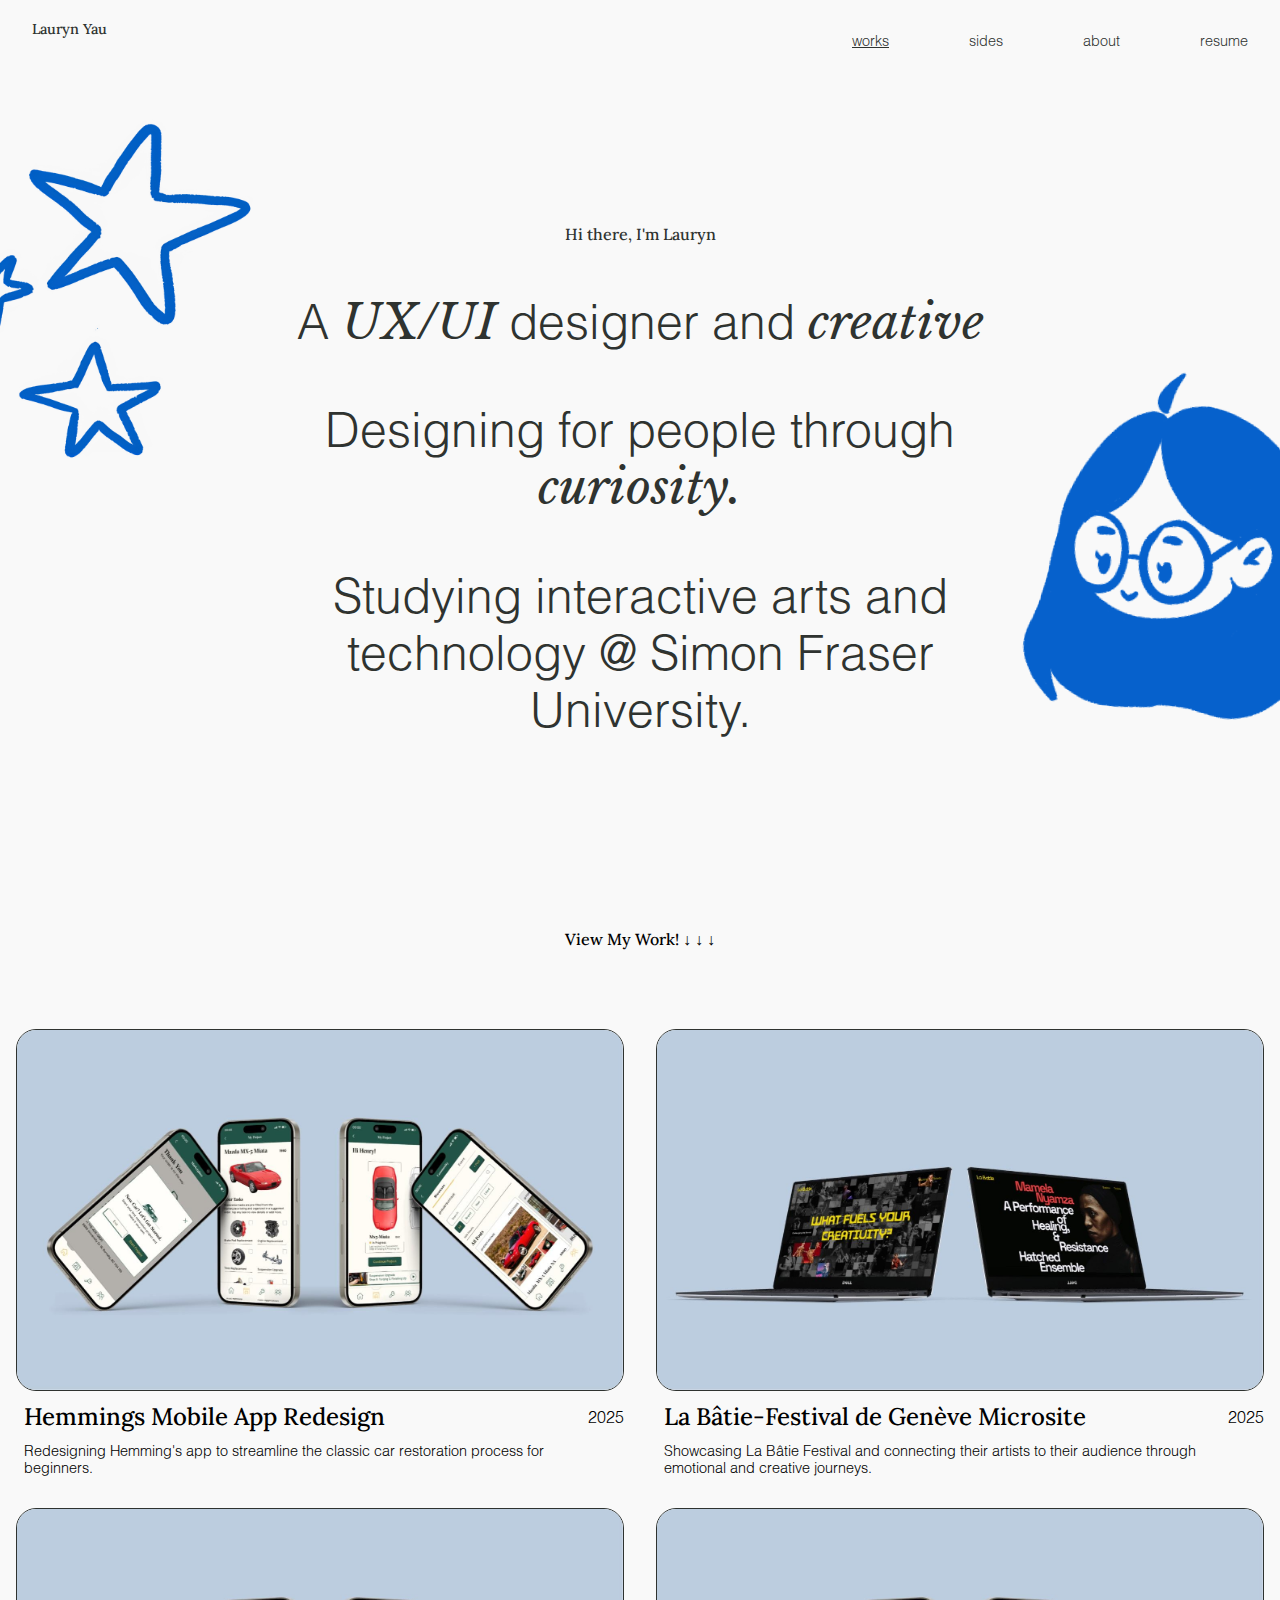
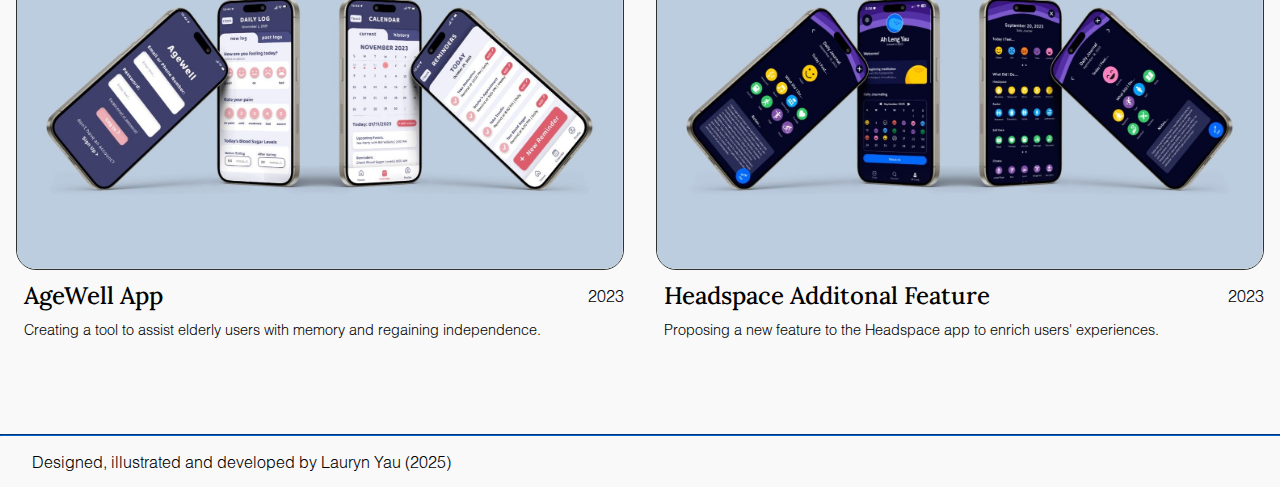
<file: index.html>
<!DOCTYPE html>
<html lang="en" xml:lang="en">
<head>

  <meta charset="utf-8">
  <meta name="viewport" content="width=device-width, initial-scale=1" />
  <title>Lauryn Yau's Portfolio</title>

  <link rel="icon" type="image/x-icon" href="./img/favicon.png">

  <link href="css/style.css" rel="stylesheet">
  <link href="css/fonts.css" rel="stylesheet">
  <link href="css/animate.css" rel="stylesheet">


</head>
<body>
  <header>
    <!-- Navigation, menu header -->
    <div >
      <a href="./index.html" class= "header-name"> Lauryn Yau</a>
    </div>

    <!-- hamburger menu -->
    <button class="hamburger" id="hamburger">
      ☰
    </button>

    <nav class= "nav-menu" id="nav-menu">
      <a href="./index.html" class= "nav-button"><u>works</u></a>
      <a href="./sides.html" class= "nav-button">sides</a>
      <a href="./about.html" class= "nav-button">about</a>
      <a href="https://drive.google.com/file/d/1jp48jtH-4DX42NSD8udjr62prPrzbtJS/view?usp=drive_link" class= "nav-button">resume</a>
    </nav>

  </header>

  <section class= "intro-card">
    <div class= "star-imgs">
      <img id="star-img" src="img/star1.png">
    </div>
    <div class= "intro-text">
      <div class= "title-line1">
        <p>Hi there, I'm Lauryn</p>
      </div>

      <div class= "title-line2">
        <p>A <span id= intro-i> UX/UI </span>designer and <span id=intro-i>creative</span></p>
        <div class="rolling-text-line">
          <p>
            Designing for people through
            <span class="rolling-text">
              <span>curiosity.</span>
              <span>insights.</span>
              <span>creativity.</span>
              <span>empathy.</span>
              <!-- duplicate first word for smooth loop -->
              <span>curiosity.</span>
            </span>
          </p>
          <p>
            Studying interactive arts and technology @ Simon Fraser University.
          </p>
        </div>
      </div>
    </div>

    <div class= "home-imgs">
      <img id="home-img" src="img/home1.png">
    </div>

</section>

<div class= "title-line3">
  <p>View My Work! &darr; &darr; &darr;</p>
</div>

<section class= "project-list-container">

  <div class="row">
    <div class="column">
      <div class= "project-listing">
        <div class= "project-listing-item" id= "project-img">
          <a href="./hemmingsapp.html" class= "project-link">
            <img src="img/hemmingsthumb.jpeg" class= "project-list-image" alt= "">
            <div class="project-img-overlay">View Project</div>
          </a>
        </div>
        <div class= "project-details">
          <div class= "project-listing-top-row">
            <p class= "project-title">Hemmings Mobile App Redesign</p>
            <p class= "project-type-year">2025</p>
          </div>
          <p class= "project-description">Redesigning Hemming's app to streamline the classic car restoration process for beginners.</p>
        </div>
      </div>
    </div>

    <div class="column">
      <div class= "project-listing">
        <div class= "project-listing-item" id= "project-img">
          <a href="./labatiemicrosite.html" class= "project-link">
            <img src="img/labatiethumb.jpeg" class= "project-list-image" alt= "">
            <div class="project-img-overlay">View Project</div>
          </a>
        </div>
        <div class= "project-details">
          <div class= "project-listing-top-row">
            <p class= "project-title">La Bâtie-Festival de Genève  Microsite</p>
            <p class= "project-type-year">2025</p>
          </div>
          <p class= "project-description">Showcasing La Bâtie Festival and connecting their artists to their audience through emotional and creative journeys.</p>
        </div>
      </div>
    </div>
  </div>

  <div class="row">
    <div class="column">
      <div class= "project-listing">
        <div class= "project-listing-item" id= "project-img">
          <a href="./agewellapp.html" class= "project-link">
            <img src="img/agewellthumb.jpeg" class= "project-list-image" alt= "">
            <div class="project-img-overlay">View Project</div>
          </a>
        </div>
        <div class= "project-details">
          <div class= "project-listing-top-row">
            <p class= "project-title">AgeWell App</p>
            <p class= "project-type-year">2023</p>
          </div>
          <p class= "project-description">Creating a tool to assist elderly users with memory and regaining independence.</p>
        </div>
      </div>
    </div>
    <!-- <div class="column">
      <div class= "project-listing">
        <div class= "project-listing-item" id= "project-img">
          <a href="./work-project3.html" class= "project-link">
            <img src="img/project4_img.png" class= "project-list-image" alt= "">
            <div class="project-img-overlay">View Project</div>
          </a>
        </div>
        <div class= "project-details">
          <div class= "project-listing-top-row">
            <p class= "project-title">AgeWell Mobile App</p>
            <p class= "project-type-year">2023</p>
          </div>
          <p class= "project-description">Prototyping a tool to assist elderly users with memory and regaining independence.</p>
        </div>
      </div>
    </div>
  </div>

  <div class="row">
    <div class="column">
      <div class= "project-listing">
        <div class= "project-listing-item" id= "project-img">
          <a href="./work-project4.html" class= "project-link">
            <img src="img/project5_img.png" class= "project-list-image" alt= "">
            <div class="project-img-overlay">View Project</div>
          </a>
        </div>
        <div class= "project-details">
          <div class= "project-listing-top-row">
            <p class= "project-title">One Iota Performance Inc. App Redesign</p>
            <p class= "project-type-year">2023</p>
          </div>
          <p class= "project-description">Description</p>
        </div>
      </div>
    </div> -->

    <div class="column">
      <div class= "project-listing">
        <div class= "project-listing-item" id= "project-img">
          <a href="./headspacefeature.html" class= "project-link">
            <img src="img/headspacethumb.jpeg" class= "project-list-image" alt= "">
            <div class="project-img-overlay">View Project</div>
          </a>
        </div>
        <div class= "project-details">
          <div class= "project-listing-top-row">
            <p class= "project-title">Headspace Additonal Feature</p>
            <p class= "project-type-year">2023</p>
          </div>
          <p class= "project-description">Proposing a new feature to the Headspace app to enrich users' experiences.</p>
        </div>
      </div>
    </div>

  </div>


</section>

<hr class= "footer">
<p class= "footer-text"> Designed, illustrated and developed by Lauryn Yau (2025) <p>

<!-- Link to your JavaScript file -->
  <script src="scripts/homescript.js"></script>

</body>
</html>
</file>
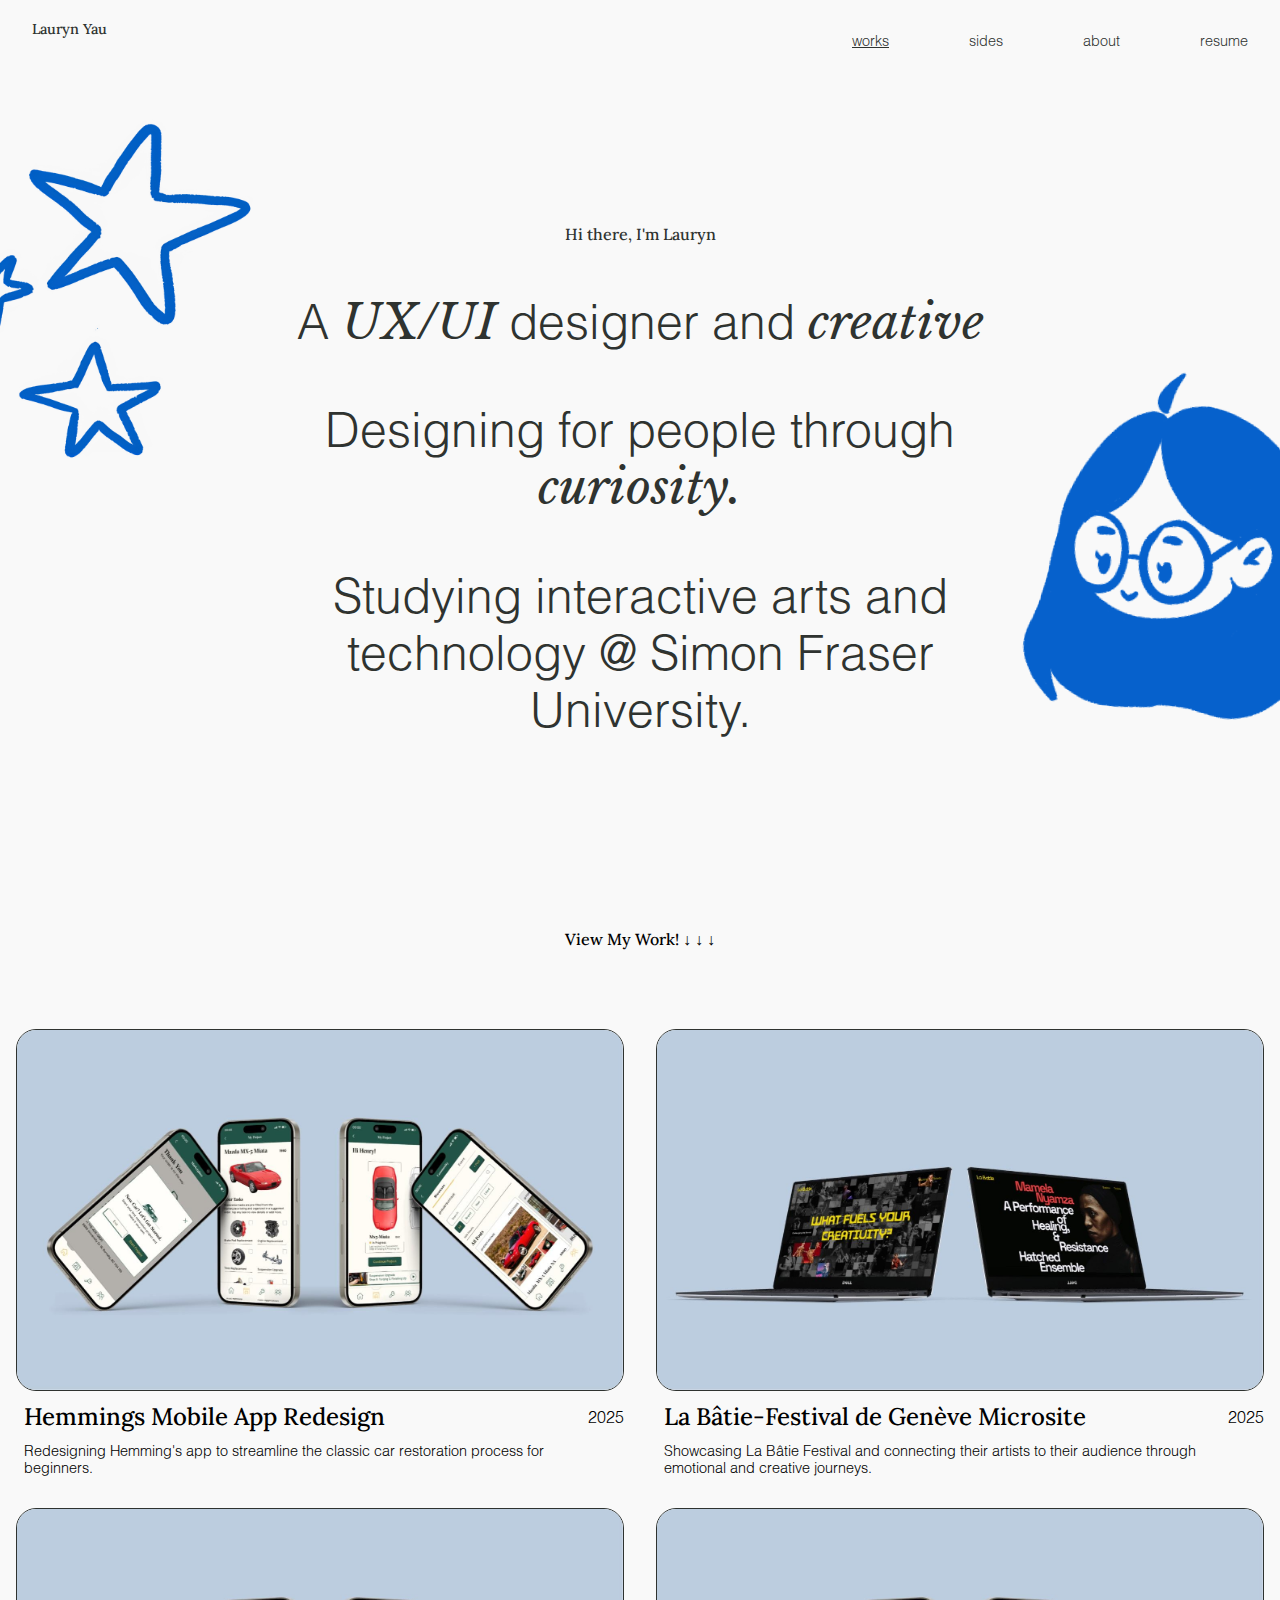
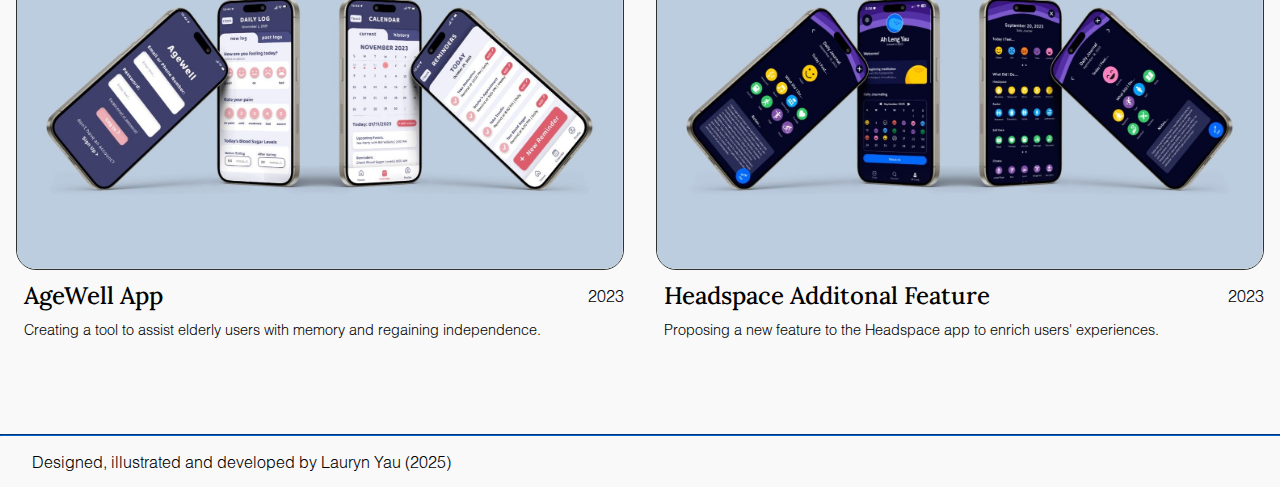
<file: home.html>
<!DOCTYPE html>
<html lang="en" xml:lang="en">
<head>

  <meta charset="utf-8">
  <meta name="viewport" content="width=device-width, initial-scale=1" />
  <title>Lauryn Yau's Portfolio</title>

  <link rel="icon" type="image/x-icon" href="./img/favicon.png">

  <link href="css/style.css" rel="stylesheet">
  <link href="css/fonts.css" rel="stylesheet">
  <link href="css/animate.css" rel="stylesheet">


</head>
<body>
  <header>
    <!-- Navigation, menu header -->
    <div >
      <a href="./home.html" class= "header-name"> Lauryn Yau</a>
    </div>

    <!-- hamburger menu -->
    <button class="hamburger" id="hamburger">
      ☰
    </button>

    <nav class= "nav-menu" id="nav-menu">
      <a href="./home.html" class= "nav-button"><u>works</u></a>
      <a href="./sides.html" class= "nav-button">sides</a>
      <a href="./about.html" class= "nav-button">about</a>
      <a href="https://drive.google.com/file/d/1jp48jtH-4DX42NSD8udjr62prPrzbtJS/view?usp=drive_link" class= "nav-button">resume</a>
    </nav>

  </header>

  <section class= "intro-card">
    <div class= "star-imgs">
      <img id="star-img" src="img/star1.png">
    </div>
    <div class= "intro-text">
      <div class= "title-line1">
        <p>Hi there, I'm Lauryn</p>
      </div>

      <div class= "title-line2">
        <p>A <span id= intro-i> UX/UI </span>designer and <span id=intro-i>creative</span></p>
        <div class="rolling-text-line">
          <p>
            Designing for people through
            <span class="rolling-text">
              <span>curiosity.</span>
              <span>insights.</span>
              <span>creativity.</span>
              <span>empathy.</span>
              <!-- duplicate first word for smooth loop -->
              <span>curiosity.</span>
            </span>
          </p>
          <p>
            Studying interactive arts and technology @ Simon Fraser University.
          </p>
        </div>
      </div>
    </div>

    <div class= "home-imgs">
      <img id="home-img" src="img/home1.png">
    </div>

</section>

<div class= "title-line3">
  <p>View My Work! &darr; &darr; &darr;</p>
</div>

<section class= "project-list-container">

  <div class="row">
    <div class="column">
      <div class= "project-listing">
        <div class= "project-listing-item" id= "project-img">
          <a href="./hemmingsapp.html" class= "project-link">
            <img src="img/hemmingsthumb.jpeg" class= "project-list-image" alt= "">
            <div class="project-img-overlay">View Project</div>
          </a>
        </div>
        <div class= "project-details">
          <div class= "project-listing-top-row">
            <p class= "project-title">Hemmings Mobile App Redesign</p>
            <p class= "project-type-year">2025</p>
          </div>
          <p class= "project-description">Redesigning Hemming's app to streamline the classic car restoration process for beginners.</p>
        </div>
      </div>
    </div>

    <div class="column">
      <div class= "project-listing">
        <div class= "project-listing-item" id= "project-img">
          <a href="./labatiemicrosite.html" class= "project-link">
            <img src="img/labatiethumb.jpeg" class= "project-list-image" alt= "">
            <div class="project-img-overlay">View Project</div>
          </a>
        </div>
        <div class= "project-details">
          <div class= "project-listing-top-row">
            <p class= "project-title">La Bâtie-Festival de Genève  Microsite</p>
            <p class= "project-type-year">2025</p>
          </div>
          <p class= "project-description">Showcasing La Bâtie Festival and connecting their artists to their audience through emotional and creative journeys.</p>
        </div>
      </div>
    </div>
  </div>

  <div class="row">
    <div class="column">
      <div class= "project-listing">
        <div class= "project-listing-item" id= "project-img">
          <a href="./agewellapp.html" class= "project-link">
            <img src="img/agewellthumb.jpeg" class= "project-list-image" alt= "">
            <div class="project-img-overlay">View Project</div>
          </a>
        </div>
        <div class= "project-details">
          <div class= "project-listing-top-row">
            <p class= "project-title">AgeWell App</p>
            <p class= "project-type-year">2023</p>
          </div>
          <p class= "project-description">Creating a tool to assist elderly users with memory and regaining independence.</p>
        </div>
      </div>
    </div>
    <!-- <div class="column">
      <div class= "project-listing">
        <div class= "project-listing-item" id= "project-img">
          <a href="./work-project3.html" class= "project-link">
            <img src="img/project4_img.png" class= "project-list-image" alt= "">
            <div class="project-img-overlay">View Project</div>
          </a>
        </div>
        <div class= "project-details">
          <div class= "project-listing-top-row">
            <p class= "project-title">AgeWell Mobile App</p>
            <p class= "project-type-year">2023</p>
          </div>
          <p class= "project-description">Prototyping a tool to assist elderly users with memory and regaining independence.</p>
        </div>
      </div>
    </div>
  </div>

  <div class="row">
    <div class="column">
      <div class= "project-listing">
        <div class= "project-listing-item" id= "project-img">
          <a href="./work-project4.html" class= "project-link">
            <img src="img/project5_img.png" class= "project-list-image" alt= "">
            <div class="project-img-overlay">View Project</div>
          </a>
        </div>
        <div class= "project-details">
          <div class= "project-listing-top-row">
            <p class= "project-title">One Iota Performance Inc. App Redesign</p>
            <p class= "project-type-year">2023</p>
          </div>
          <p class= "project-description">Description</p>
        </div>
      </div>
    </div> -->

    <div class="column">
      <div class= "project-listing">
        <div class= "project-listing-item" id= "project-img">
          <a href="./headspacefeature.html" class= "project-link">
            <img src="img/headspacethumb.jpeg" class= "project-list-image" alt= "">
            <div class="project-img-overlay">View Project</div>
          </a>
        </div>
        <div class= "project-details">
          <div class= "project-listing-top-row">
            <p class= "project-title">Headspace Additonal Feature</p>
            <p class= "project-type-year">2023</p>
          </div>
          <p class= "project-description">Proposing a new feature to the Headspace app to enrich users' experiences.</p>
        </div>
      </div>
    </div>

  </div>


</section>

<hr class= "footer">
<p class= "footer-text"> Designed, illustrated and developed by Lauryn Yau (2025) <p>

<!-- Link to your JavaScript file -->
  <script src="scripts/homescript.js"></script>

</body>
</html>
</file>
<file: css/style.css>
.nav-menu {
  display: flex;
  align-items: center;
  margin-top: 2rem;
  margin-right: 0rem;
  margin-left: 2rem
  position: responsive;
  gap: 1rem;
}

.nav-button {
  display: block;
  padding-left: 2rem;
  padding-right: 2rem;
  color: #2F3330;
  font-size: 0.9rem;
  font-style: bold;
  font-family: "Helvetica-Light";
  /* background-color: #333; */
  border-radius: 0.25em;
  text-decoration: none;
  -webkit-transition: background-color 0.5s ease-out;
  transition: background-color 0.5s ease-out;
}

.hamburger {
  display: none;
  font-size: 2rem;
  background: none;
  border: none;
  cursor: pointer;
  color: #2F3330;
  padding-right: 2rem;
  padding-top: 1rem;
}

.nav-button:hover, .nav-button:focus {
  color: #999;
}

.button {
  font-family: "Helvetica-Light";
  font-size: 1rem;
  background-color: #FBFDF0;
  border:2px solid #0661CC;
  border-radius: 1.25rem;
  color: #0661CC;
  padding: 1rem;
  text-align: center;
  text-decoration: none;
  display: inline-block;
  margin-right: 0.5rem;
  margin-bottom: 2rem;
}

.button:hover, .button:focus {
  color: #FBFDF0;
  background-color: #0661CC;
}

.footer {
  width: 100%;
  border-color: #0661CC;
  padding-left: 2rem;
  padding-right: 2rem;
  margin-top: 4rem;
}


.footer-text {
  font-family: "Helvetica-Light";
  padding-left: 2rem;
}

.header-name {
  font-family: "Lora-Medium";
  margin-left: 2rem;
  margin-top: 0.5rem;
  display: flex;
  color: #2F3330;
  font-size: 0.9rem;
  /* min-width: 9rem; */
  text-decoration: none;
  -webkit-transition: background-color 0.5s ease-out;
  transition: background-color 0.5s ease-out;
}


body {
  /* padding: 2rem; */
  background-color: #F9F9F9;
  overflow-x: hidden;
  margin: 0;
  padding: 0;
}

header {
  position: absolute;
  width: 100%;
  top: 0;
  left: 0;
  right: 0;
  display: flex;
  align-items: center;
  justify-content: space-between;
  /* background-color: #EFECE1; */
}

h1 {

}

b {
  font-family: "Helvetica-Bold";
}

ul {
  margin-bottom: 2rem;
}

iframe {
  margin-bottom: 2rem;
  border-radius: 1.25rem;
  width: 50rem;
  height: 33.75rem;
}

.in-text-link {
  text-decoration: none;
}

.in-text-link:hover{
  text-decoration: underline;
}

.intro-card {
  padding-top: 13rem;
  text-align: center;
  align-self: center;
  color: #2F3330;
  font-weight: lighter;
  display: flex;
  gap: 1px;
  margin-left: 20%;
  margin-right: 20%;
}

.intro-text {
  flex-direction:column;
}

#intro-i {
font-family: "LibreBaskerville-Italic";
}

.rolling-text-line {
  display: inline;
}

.rolling-text {
  font-family: "LibreBaskerville-Italic";
  --height: 3.8rem;
  display: inline-block;
  height: var(--height);
  line-height: var(--height);
  overflow: hidden;
  vertical-align: bottom;
}

.rolling-text span {
  display: block;
  height: var(--height);
  line-height: var(--height);
}

.rolling-text span {
  animation: slide-up 8s infinite;
}

#home-img {
  position: absolute;
  left: 74%;
  top: 35%;
  width: 480px;
  transition: 0.3s;
}

#star-img {
  position: absolute;
  right: 70%;
  top: 2%;
  width: 550px;
  transition: 0.3s;
}

.title-line1 {
  margin-bottom: 2rem;
  font-size: 1rem;
  font-family: "Lora-Medium";
}

.title-line2 {
  font-size: 3rem;
  font-family: "Helvetica-Light";
}

.title-line3 {
  text-align: center;
  margin-top: 9rem;
  margin-bottom: 2rem;
  font-size: 1rem;
  font-family: "Lora-Medium";
}

.project-list-container {
  align-self: center;
  align-items: center;
  margin-top: 5rem;
  margin-bottom: 3rem;
  display: flex;
  flex-wrap: wrap;
  justify-content: center;
}

.project-listing {
  margin-bottom: 1rem;
}

.project-listing-item:hover .overlay {
  opacity: 1;
}

.project-link {
  position: relative;
  width: 100%;
  display: flex;
  overflow: hidden;
}

.project-list-image {
  border:1px solid #2F3330;
  border-radius: 1.25rem;
  height: 22.5rem;
  width: 100%;
  transform: scale(1);
  transition: transform .4s ease;
}

.project-img-overlay {
  color: white;
  font-size: 1.5rem;
  text-align: center;
  position: absolute;
  top: 0;
  left: 0;
  height: 100%;
  width: 100%;
  align-content: center;
  font-family: "Helvetica-Light";
  background-color: #0661CC85;
  opacity: 0;
  transition: opacity .4s ease;
  /* border:1px solid #2F3330; */
  border-radius: 1.25rem;
}

.project-link:hover {
  cursor: pointer;
}

/* .project-link:hover img {
  transform: scale(1.1);
  border: none;
} */

.project-link:hover .project-img-overlay {
  opacity: 1;
}

.project-link:active .project-img-overlay {
  opacity: 1;
  background-color: #0661CC
}

.column {
 display: inline-flex;
 flex-wrap: wrap;
 flex-direction: column;
 flex: 2;
 align-items: center;
}

.row {
  display: flex;
  flex-wrap: wrap;
  gap: 2rem;
}

.project-listing-top-row {
  display: flex;
  flex-direction: row;
  align-items: center;
  gap: 10%;
  width: 100%;
  margin-bottom: -1rem;
}

.project-title {
  font-family: "Lora-Medium";
  font-size: 1.2rem;
  width: 85%;
}

.project-title-main {
  font-family: "Lora-Medium";
  font-size: 1.5rem;
}

.project-type-year {
  font-family: "Helvetica-Light";
  font-size: 1rem;
  text-align: right;

}

.project-description {
  font-family: "Helvetica-Light";
  font-size: 0.9rem;
  padding-top: 0.5rem;
  width: 37rem;
}

.project-description-main {
  font-family: "Helvetica-Light";
  font-size: 1rem;
  /* padding-left: 0.5rem; */
  margin-top: -0.75rem;
}

/* ABOUT PAGE STYLING */

.about-section {
  display: flex;
  flex-direction: row;
  margin-bottom: 4rem;
  padding-left: 4rem;
  margin-left: 0;   /* remove margin that creates the space */
  margin-right: 0;
}

#about-img {
  height: 30rem;
  margin-top: 10rem;
  margin-left: 1rem;
  margin-right: 2rem;
}

.about-text {
  text-align: left;
  width: 55%;
  margin-top: 10rem;
  margin-right: 10rem;
}

#about-title {
  font-family: "Lora-Medium";
  font-size: 2rem;
}

#about-paragraph {
  font-family: "Helvetica-Light";
  line-height:1.5rem;
  margin-bottom: 3rem;
}

.profile-picture-sect {
  background: #0661CC;
  width: 100vw;
  display: flex;
  justify-content: center; /* center horizontally */
  align-items: center;
  flex-direction: column;
}

.about-pic-title{
  color: #FBFDF0;
  font-family: "Lora-Medium";
  font-size: 1.5rem;
  text-align: center;
  margin-bottom: 2.5rem;
  margin-top: 0rem;
}

#about-real-img{
  height: 30rem;
  align-content: center;
  margin-top: -1rem;
  border-radius: 1.25rem;
  margin-left: 1rem;
  margin-right: 1rem;
}

.profile-imgs {
  display: flex;
  flex-direction: row;

}

.profile-content {
  padding: 3rem;
  align-self: center;
  align-items: center;
}

.linkedin {
  color: #0661CC;
  font-family: "Helvetica-Light";
  font-size: 1.5rem;
  text-decoration: none;
}

.linkedin::after {
  content: '';
  width: 0px;
  height: 1px;
  display: block;
  background: #0661CC;
  transition: 300ms;
}

.linkedin:hover::after {
  width: 20%;
}

.play-section {
  margin: 2rem;
}

.play-title {
  font-family: "Lora-Medium";
  color: #2F3330;
  font-size: 1rem;
}


/* SIDE PROJECTS STYLING */

.side-card {
  padding-top: 15rem;
  text-align: center;
  align-self: center;
  color: #2F3330;
  font-weight: lighter;
  display: flex;
  gap: 1px;
  margin-left: 25rem;
  margin-right: 25rem;
  padding-bottom: 3rem;
}

#side-img {
  position: absolute;
  left: 74%;
  top: 25%;
  width: 30rem;
  transition: 0.3s;
}


/* PROJECT PAGE STYLING */

.project-section {
  margin-left: 27rem;
  margin-right: 27rem;
  margin-top: 1.5rem;
  margin-bottom: 1.5rem;
}

.project-section1 {
  display: flex;
  justify-content: center;
  flex-direction: column;
  margin-top: 5rem;
  margin-left: 20rem;
  margin-right: 20rem;
}

.project-title {
  font-family: "Lora-Medium";
  font-size: 1.5rem;
   margin: 0.5rem;
}

.project-description {
  font-family: "Helvetica-Light";
  margin: 0.5rem;
  margin-bottom: 1rem;
}

.project-title-img {

}

.project-detail-img {
  width: 100%;
  height: auto;
  margin-top: 1rem;
  margin-bottom: 1rem;
  display: flex;
  flex-wrap: wrap;
}

.project-detail-img2 {
  width: 70%;
  margin-left: 15%;
  margin-top: 1rem;
  margin-bottom: 1rem;
}

.project-detail-img3{
  display: flex;
  flex-direction: row;
  gap: 1rem;
  justify-content: center;
  margin-top: 1rem;
  margin-bottom: 1rem;
}

.project-image1 {
  width: 25%;
  border:1px solid #2F3330;
  border-radius: 1.25rem;
}

.project-detail-img4{
  display: flex;
  flex-direction: row;
  justify-content: center;
  margin-top: 2rem;
  margin-bottom: 2rem;
  flex-wrap: wrap;
}

.img-row {
  display: flex;
  flex-direction: row;
  gap: 1rem;
  align-items: center;
}

.project-image2 {
  width: 50%;
  border:1px solid #2F3330;
  border-radius: 1.25rem;
}

.project-image {
  border:1px solid #2F3330;
  border-radius: 1.25rem;
  width: 100%;
}

#contributions-list {
  margin-left: -1rem;
}

.project-sub {
  font-family: "Lora-Medium";
  margin-bottom: -0.5rem;
}

.project-subtext {
  font-family: "Helvetica-Light";
  line-height: 2rem;
}

.project-info {
  grid-column: 1 / span 12;
  display: grid;
  grid-template-columns: 1fr 1fr;
  margin-top: 1rem;
  margin-bottom: 1rem;
}

.left-info, .right-info {
  display: flex;
  flex-direction: column;
  gap: -2rem;
}

.left-info {
  margin-right: -2rem;
}

.right-info {
  margin-left: 5rem;
}

.line {
  width: 100%;
  border-color: #0661CC;
}

.highlight-section {
  background: #0661CC;
  width: 100vw;
  display: flex;
  justify-content: center; /* center horizontally */
  flex-direction: column;
}

.image-text {
  display: flex;
  flex-direction: row;
  gap: 1rem;
  align-items: center;
  margin-bottom: 2rem;
}

.image-text img {
  width: 40%;
  border: none;
  margin-left: -2rem;
  margin-top: 1rem;
  margin-bottom: 1rem;
}

.project-section-head {
  font-family: "Lora-Medium";
  font-size: 1.5rem;
  margin-top: 2rem;
}

.project-section-subhead {
  font-family: "Helvetica-Bold";
  font-size: 1.15rem;
  color: #0661CC;
  margin-top: 2rem;
}

.project-section-text {
  font-family: "Helvetica-Light";
  line-height: 2rem;
}

.highlight-section-text {
  font-family: "Helvetica-Light";
  line-height: 2rem;
  margin-top: -1rem;
  color: #F9F9F9;

}

.highlight-section {
  padding-top: 5rem;
  padding-bottom: 5rem;
  margin-top: 3rem;
  margin-bottom: 3rem;
}

.highlight-content {
  margin-left: 27rem;
  margin-right: 27rem;
  margin-bottom: -1rem;
}

.highlight-title {
  font-family: "Helvetica-Light";
  font-size: 0.75rem;
  color: #FBFDF0;
  margin-bottom: -0.5rem;
}

.highlight-text {
  font-family: "Lora-Medium";
  color: #FBFDF0;
  font-size: 1.5rem;
}

.img-caption {
  font-size: 0.75rem;
  font-family:"Helvetica-Light";
  color: #656565;
  margin-top: 0.25rem;
}


/* MEDIA QUERY + BREAKPOINTS */

@media (max-width: 56.25rem) {
  .nav-menu {
  display: none;
  flex-direction: column;
  position: absolute;
  top: 3rem;            /* adjust based on header height */
  left: 0;
  width: 100%;          /* ✅ full width */
  background: #FBFDF0;    /* or any background color */
  padding: 1rem;
  z-index: 100;
}

.nav-menu.active {
  display: flex;
}

.hamburger {
  display: block;
  font-size: 2rem;
  background: none;
  border: none;
  cursor: pointer;
}

.nav-button {
  padding: 1rem;        /* make links bigger for touch */
  text-align: center;   /* center the links horizontally */
}

  #home-img {
    position: absolute;
    left: 74%;
    top: 35%;
    width: 480px;
    transition: 0.3s;
  }

  #star-img {
    position: absolute;
    right: 70%;
    top: 2%;
    width: 550px;
    transition: 0.3s;
  }
}

  @media (max-width: 51.25rem) {


    .nav-menu {
    display: none;
    flex-direction: column;
    position: absolute;
    top: 3rem;            /* adjust based on header height */

    width: 100%;          /* ✅ full width */
    background: #F9F9F9;    /* or any background color */
    padding: 1rem;
    z-index: 100;
  }

  .nav-menu.active {
    display: flex;
    width: 92%;
    overflow-x: hidden;
  }

  .hamburger {
    display: block;
    font-size: 2rem;
    background: none;
    border: none;
    cursor: pointer;
  }

  .nav-button {
    padding: 1rem;        /* make links bigger for touch */
    text-align: center;   /* center the links horizontally */
  }

  iframe {
    margin-bottom: 2rem;
    border-radius: 1.25rem;
    width: 20rem;
    height: auto;
  }

  .intro-card {
    display: flex;          /* make it a flex container */
    flex-direction: column; /* stack items vertically */
    padding-top: 7rem;
    text-align: center;
    align-self: center;
    color: #2F3330;
    font-weight: lighter;
    margin-left: 1rem;
    margin-right: 1rem;
  }

  .home-imgs {
    display: flex;          /* make this a flex container too */
    flex-direction: column; /* stack its children vertically */
  }

    #home-img {
      align-self: center;
      width: 20rem;
      transition: 0.3s;
      position: static;
    }

    #star-img {
      display: none;
    }

    .title-line1 {
      margin-bottom: 2rem;
      font-size: 0.6rem;
      font-family: "Lora-Medium";
    }

    .title-line2 {
      font-size: 1.5rem;
      font-family: "Helvetica-Light";
    }

    .title-line3 {
      text-align: center;
      margin-top: 1rem;
      margin-bottom: 2rem;
      font-size: 0.6rem;
      font-family: "Lora-Medium";
    }

    .intro-text {
      flex-direction:column;
    }

    .rolling-text-line {
      display: inline;
    }

    .rolling-text {
      font-family: "LibreBaskerville-Italic";
      --height: 2rem;
      display: inline-block;
      height: var(--height);
      line-height: var(--height);
      overflow: hidden;
      vertical-align: bottom;
    }

    .rolling-text span {
      display: block;
      height: var(--height);
      line-height: var(--height);
    }

    .rolling-text span {
      animation: slide-up 8s infinite;
    }

    .project-list-container {
      align-self: center;
      align-items: center;
      margin-top: 5rem;
      margin-bottom: 3rem;
      display: flex;
      flex-wrap: wrap;
      justify-content: center;
    }

    .column {
     display: inline-flex;
     flex-wrap: wrap;
     flex-direction: column;
     flex: 1;
     align-items: center;
     justify-content: center;
    }

    .row {
      display: flex;
      flex-wrap: wrap;
    }

    .project-listing-top-row {
      display: flex;
      flex-direction: row;
      align-items: center;
      /* gap: 20%; */
      width: 100%;
      margin-bottom: -1rem;
    }

    .project-title {
      font-family: "Lora-Medium";
      font-size: 1rem;
      width: 83%;
    }

    .project-title-main {
      font-family: "Lora-Medium";
      font-size: 1.75rem;
      margin-bottom: 0rem;
    }

    .project-type-year {
      font-family: "Helvetica-Light";
      font-size: 0.6rem;
      margin-top: 0rem;
    }

    .project-description {
      font-family: "Helvetica-Light";
      font-size: 0.7rem;
      width: 20rem;
    }

    .project-list-image {
      border:1px solid #2F3330;
      border-radius: 1.25rem;
      height: 12.5rem;
      width: 100%;
      transform: scale(1);
      transition: transform .4s ease;
    }

    .project-img-overlay {
      color: white;
      font-size: 1.5rem;
      text-align: center;
      position: absolute;
      top: 0;
      left: 0;
      height: 100%;
      width: 100%;
      align-content: center;
      font-family: "Helvetica-Light";
      background-color: #0661CC85;
      opacity: 0;
      transition: opacity .4s ease;
      /* border:1px solid #2F3330; */
      border-radius: 1.25rem;
    }


    .footer-text {
      font-family: "Helvetica-Light";
      font-size: 0.7rem;
      padding-left: 1rem;
    }

    .footer {
      width: 80%;
      border-color: #0661CC;
      padding-left: 2rem;
      padding-right: 2rem;
    }


    .about-section {
      display: flex;
      flex-direction: column-reverse;
      margin-bottom: 2rem;
      padding-left: 0;
      margin-left: 1rem;   /* remove margin that creates the space */
      margin-right: 1rem;
      overflow-x: hidden;
    }

    #about-img {
      height: 15rem;
      margin-top: 5rem;
      margin-left: 2rem;
      display: block;
    }

    .about-imgs {
      align-self: center;
      padding-right: 1rem;
    }

    .about-text {
      text-align: left;
      width: 90%;
      margin: 1rem;
    }

    #about-title {
      font-family: "Lora-Medium";
      font-size: 1.5rem;
    }

    #about-paragraph {
      font-family: "Helvetica-Light";
      line-height:1.5rem;
      margin-bottom: 2rem;
      font-size: 0.75rem;
    }

    .profile-picture-sect {
      background: #0661CC;
      width: 100vw;
      display: flex;
      justify-content: center; /* center horizontally */
      align-items: center;
      flex-direction: column;
    }

    .about-pic-title{
      color: #FBFDF0;
      font-family: "Lora-Medium";
      font-size: 1rem;
      text-align: center;
      margin-bottom: 2.5rem;
      margin-top: 0rem;
    }

    #about-real-img{
      height: 8rem;
      align-content: center;
      margin-top: -1rem;
      border-radius: 0.75rem;
      margin-left: 0.25rem;
      margin-right: 0.25rem;
      display: block;
    }

    .profile-imgs {
      display: flex;
      flex-direction: row;
    }

    .profile-content {
      padding: 1.5rem;
      align-self: center;
      align-items: center;
    }

    .linkedin {
      color: #0661CC;
      font-family: "Helvetica-Light";
      font-size: 1rem;
      text-decoration: underline 0.063rem;
      text-underline-offset: 0.188rem;
    }


    .side-card {
      display: flex;          /* make it a flex container */
      flex-direction: column; /* stack items vertically */
      padding-top: 7rem;
      text-align: center;
      align-self: center;
      color: #2F3330;
      font-weight: lighter;
      margin-left: 2rem;
      margin-right: 2rem;
      padding-bottom: 1rem;
    }

    #side-img {
      align-self: center;
      width: 20rem;
      transition: 0.3s;
      position: static;
    }

    .project-section {
      margin-left: 2rem;
      margin-right: 2rem;
    }

    .highlight-content {
      margin-left: 2rem;
      margin-right: 2rem;
    }

    .project-section-head {
      font-family: "Lora-Medium";
      font-size: 1rem;
      margin-top: 2rem;
    }

    .project-section-text {
      font-family: "Helvetica-Light";
      font-size: 0.75rem;
    }

    .highlight-title {
      font-family: "Helvetica-Light";
      font-size: 0.5rem;
      color: #FBFDF0;
    }

    .highlight-text {
      font-family: "Lora-Medium";
      color: #FBFDF0;
      font-size: 1rem;
    }

    .project-section-head {
      font-family: "Lora-Medium";
      font-size: 1.5rem;
      margin-top: 1rem;
      margin-bottom: 1rem;
    }

    .project-section-text {
      font-family: "Helvetica-Light";
    }

    .project-sub {
      font-family: "Lora-Medium";
      margin-bottom: -0.5rem;
    }

    .project-subtext {
      font-family: "Helvetica-Light";
      font-size: 0.75rem;
    }

    .project-section1 {
      margin-left: 2rem;
      margin-right: 2rem;
    }

    .project-info {
      display: flex;
      flex-direction: column;
      margin-top: 1rem;
      margin-bottom: 2rem;
    }

    .left-info, .right-info {
      display: flex;
      flex-direction: column;
      margin-bottom: -2rem;
      margin-right: 0rem;
    }

    .right-info {
      margin-left: 0rem;
    }

    .project-description-main {
      font-size: 0.75rem;
      margin-left: 0rem;
      margin-top: 1rem;
    }

    .project-detail-img {
      width:100%;
      display: flex;
      flex-wrap: wrap;
      align-items: center;
      place-items: center;
    }

    .project-detail-img3{
      display: flex;
      flex-direction: column;
      flex-wrap: wrap;
      align-content: center;
      gap: 1rem;
      justify-content: center;
      margin-top: 1rem;
      margin-bottom: 1rem;
    }

    .project-image1 {
      width: 50%;
      border:1px solid #2F3330;
      border-radius: 1.25rem;
    }

    .project-detail-img4{
      display: flex;
      flex-direction: column;
      justify-content: center;
      margin-top: 2rem;
      margin-bottom: 2rem;
      flex-wrap: wrap;
      align-content: center;
    }

    .project-image2 {
      width: 90%;
      border:1px solid #2F3330;
      border-radius: 1.25rem;
    }

    .project-image {
      border:1px solid #2F3330;
      border-radius: 1.25rem;
      width: 100%;
    }

    .img-caption {
      font-size: 0.6rem;
    }

    .image-text {
      display: flex;
      flex-direction: column;
      align-items: center;
      margin-bottom: 1rem;
    }

    .image-text img {
      width: 50%;
      border: none;
    }

    .project-section-subhead {
      font-family: "Helvetica-Bold";
      font-size: 1rem;
      color: #0661CC;
      margin-top: 1rem;
    }

  }
</file>
<file: css/fonts.css>
@font-face {
	font-family: 'Helvetica-Light';
	font-weight: normal;
	font-style: normal;
	src: url('../fonts/Helvetica-Light-Regular.otf') format('opentype');
}

@font-face {
	font-family: 'Helvetica-Bold';
	font-weight: normal;
	font-style: normal;
	src: url('../fonts/Helvetica-Bold.ttf') format('truetype');
}

@font-face {
	font-family: 'Lora-Medium';
	font-weight: normal;
	font-style: normal;
	src: url('../fonts/Lora-Medium.ttf') format('truetype');
}

@font-face {
	font-family: 'Lora-Regular';
	font-weight: normal;
	font-style: normal;
	src: url('../fonts/Lora-Regular.ttf') format('truetype');
}

@font-face {
	font-family: 'LibreBaskerville-Italic';
	font-weight: normal;
	font-style: normal;
	src: url('../fonts/LibreBaskerville-Italic.ttf') format('truetype');
}
</file>
